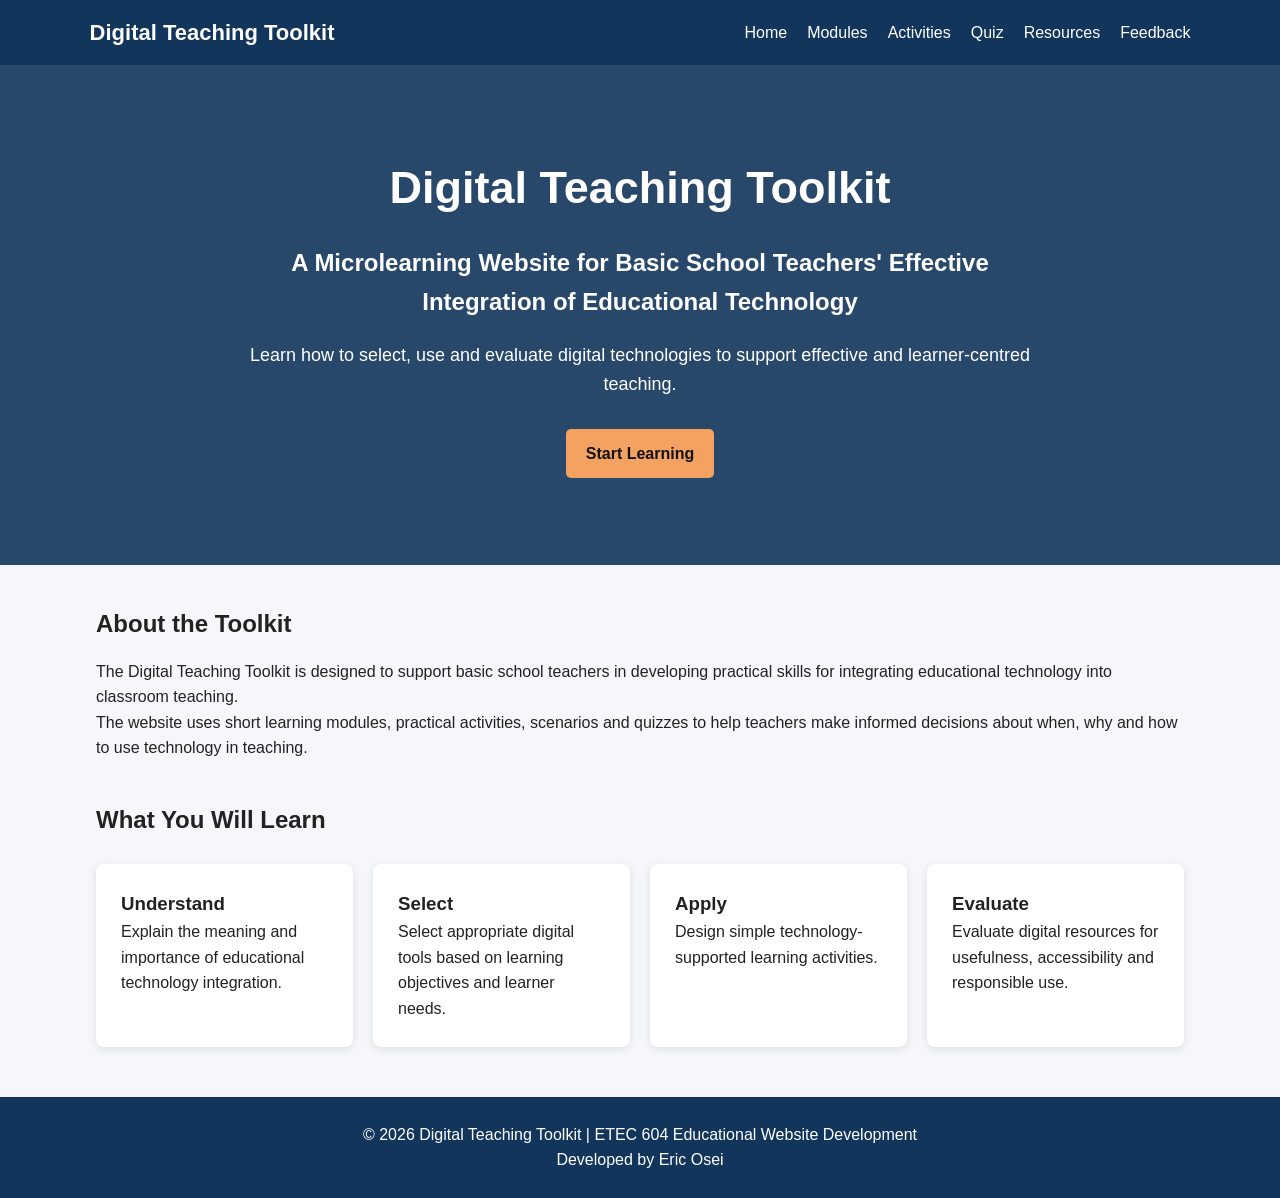
<file: index.html>
<!DOCTYPE html>
<html lang="en">
<head>
    <meta charset="UTF-8">
    <meta name="viewport" content="width=device-width, initial-scale=1.0">

    <title>Digital Teaching Toolkit</title>

    <link rel="stylesheet" href="css/style.css">
</head>

<body>

    <!-- Navigation -->
    <header>
        <nav class="navbar">

            <div class="logo">
                Digital Teaching Toolkit
            </div>

            <ul class="nav-links">
                <li><a href="index.html">Home</a></li>
                <li><a href="modules.html">Modules</a></li>
                <li><a href="activities.html">Activities</a></li>
                <li><a href="quiz.html">Quiz</a></li>
                <li><a href="resources.html">Resources</a></li>
                <li><a href="feedback.html">Feedback</a></li>
            </ul>

        </nav>
    </header>


    <!-- Hero Section -->
    <section class="hero">

        <div class="hero-content">

            <h1>
                Digital Teaching Toolkit
            </h1>

            <h2>
                A Microlearning Website for Basic School Teachers'
                Effective Integration of Educational Technology
            </h2>

            <p>
                Learn how to select, use and evaluate digital technologies
                to support effective and learner-centred teaching.
            </p>

            <a href="modules.html" class="btn">
                Start Learning
            </a>

        </div>

    </section>


    <!-- About Section -->
    <section class="container">

        <h2>About the Toolkit</h2>

        <p>
            The Digital Teaching Toolkit is designed to support basic school
            teachers in developing practical skills for integrating
            educational technology into classroom teaching.
        </p>

        <p>
            The website uses short learning modules, practical activities,
            scenarios and quizzes to help teachers make informed decisions
            about when, why and how to use technology in teaching.
        </p>

    </section>


    <!-- Learning Objectives -->
    <section class="container">

        <h2>What You Will Learn</h2>

        <div class="cards">

            <div class="card">
                <h3>Understand</h3>
                <p>
                    Explain the meaning and importance of educational
                    technology integration.
                </p>
            </div>

            <div class="card">
                <h3>Select</h3>
                <p>
                    Select appropriate digital tools based on learning
                    objectives and learner needs.
                </p>
            </div>

            <div class="card">
                <h3>Apply</h3>
                <p>
                    Design simple technology-supported learning activities.
                </p>
            </div>

            <div class="card">
                <h3>Evaluate</h3>
                <p>
                    Evaluate digital resources for usefulness,
                    accessibility and responsible use.
                </p>
            </div>

        </div>

    </section>


    <!-- Footer -->
    <footer>

        <p>
            © 2026 Digital Teaching Toolkit | ETEC 604 Educational Website Development
        </p>

        <p>
            Developed by Eric Osei
        </p>

    </footer>

</body>
</html>
</file>
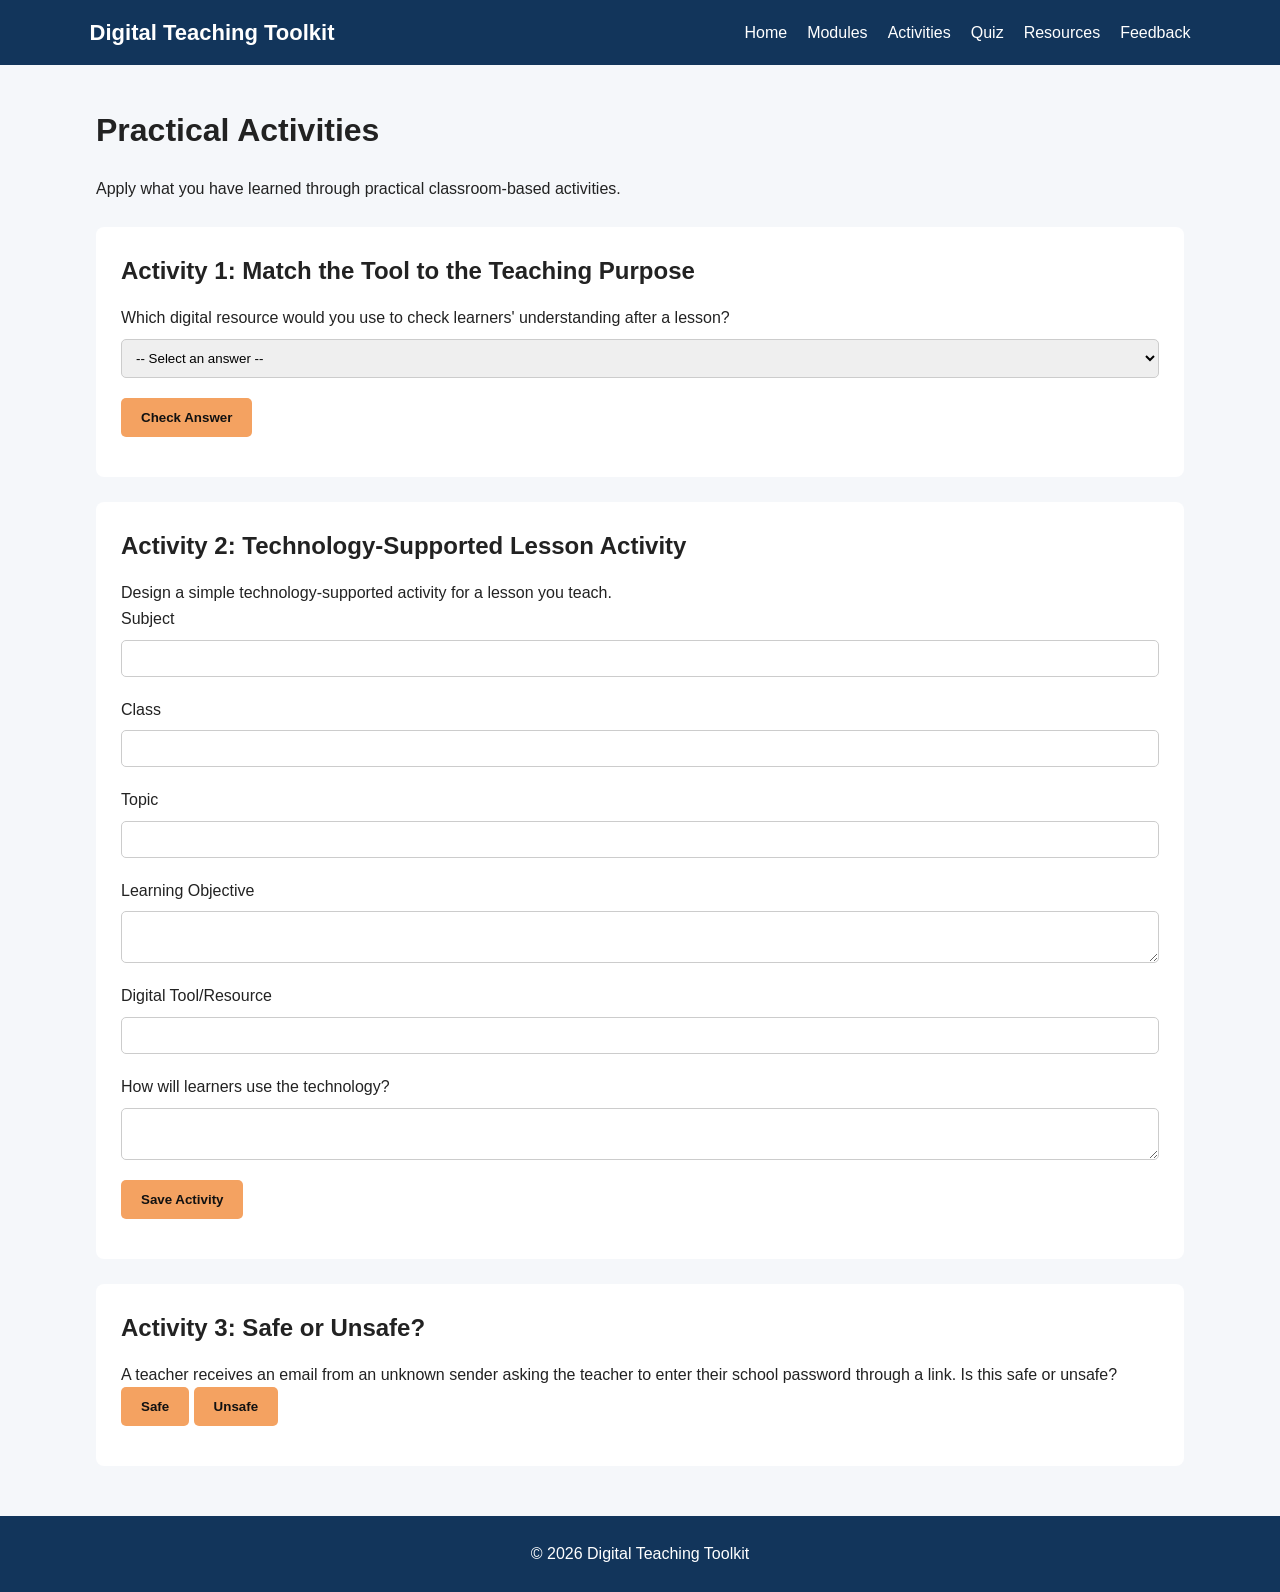
<file: activities.html>
<!DOCTYPE html>
<html lang="en">

<head>

    <meta charset="UTF-8">

    <meta name="viewport"
          content="width=device-width, initial-scale=1.0">

    <title>Practical Activities</title>

    <link rel="stylesheet" href="css/style.css">

</head>


<body>

<header>

<nav class="navbar">

<div class="logo">
Digital Teaching Toolkit
</div>

<ul class="nav-links">

<li><a href="index.html">Home</a></li>

<li><a href="modules.html">Modules</a></li>

<li><a href="activities.html">Activities</a></li>

<li><a href="quiz.html">Quiz</a></li>

<li><a href="resources.html">Resources</a></li>

<li><a href="feedback.html">Feedback</a></li>

</ul>

</nav>

</header>


<main class="container">

<h1>Practical Activities</h1>

<p>
Apply what you have learned through practical classroom-based activities.
</p>


<!-- Activity 1 -->

<section class="activity">

<h2>Activity 1: Match the Tool to the Teaching Purpose</h2>

<p>
Which digital resource would you use to check learners' understanding
after a lesson?
</p>

<select id="activity1">

<option value="">-- Select an answer --</option>

<option value="presentation">
Digital presentation
</option>

<option value="quiz">
Online quiz
</option>

<option value="image">
Image
</option>

<option value="video">
Video
</option>

</select>

<button onclick="checkActivity1()">
Check Answer
</button>

<p id="activity1-result"></p>

</section>


<!-- Activity 2 -->

<section class="activity">

<h2>Activity 2: Technology-Supported Lesson Activity</h2>

<p>
Design a simple technology-supported activity for a lesson you teach.
</p>

<label>Subject</label>

<input type="text" id="subject">


<label>Class</label>

<input type="text" id="class">


<label>Topic</label>

<input type="text" id="topic">


<label>Learning Objective</label>

<textarea id="objective"></textarea>


<label>Digital Tool/Resource</label>

<input type="text" id="tool">


<label>How will learners use the technology?</label>

<textarea id="learnerActivity"></textarea>


<button onclick="saveActivity()">
Save Activity
</button>

<p id="save-result"></p>

</section>


<!-- Activity 3 -->

<section class="activity">

<h2>Activity 3: Safe or Unsafe?</h2>

<p>

A teacher receives an email from an unknown sender asking the teacher
to enter their school password through a link.

Is this safe or unsafe?

</p>


<button onclick="safetyAnswer('safe')">
Safe
</button>

<button onclick="safetyAnswer('unsafe')">
Unsafe
</button>


<p id="safety-result"></p>

</section>

</main>


<footer>

<p>
© 2026 Digital Teaching Toolkit
</p>

</footer>


<script src="js/script.js"></script>

</body>

</html>
</file>
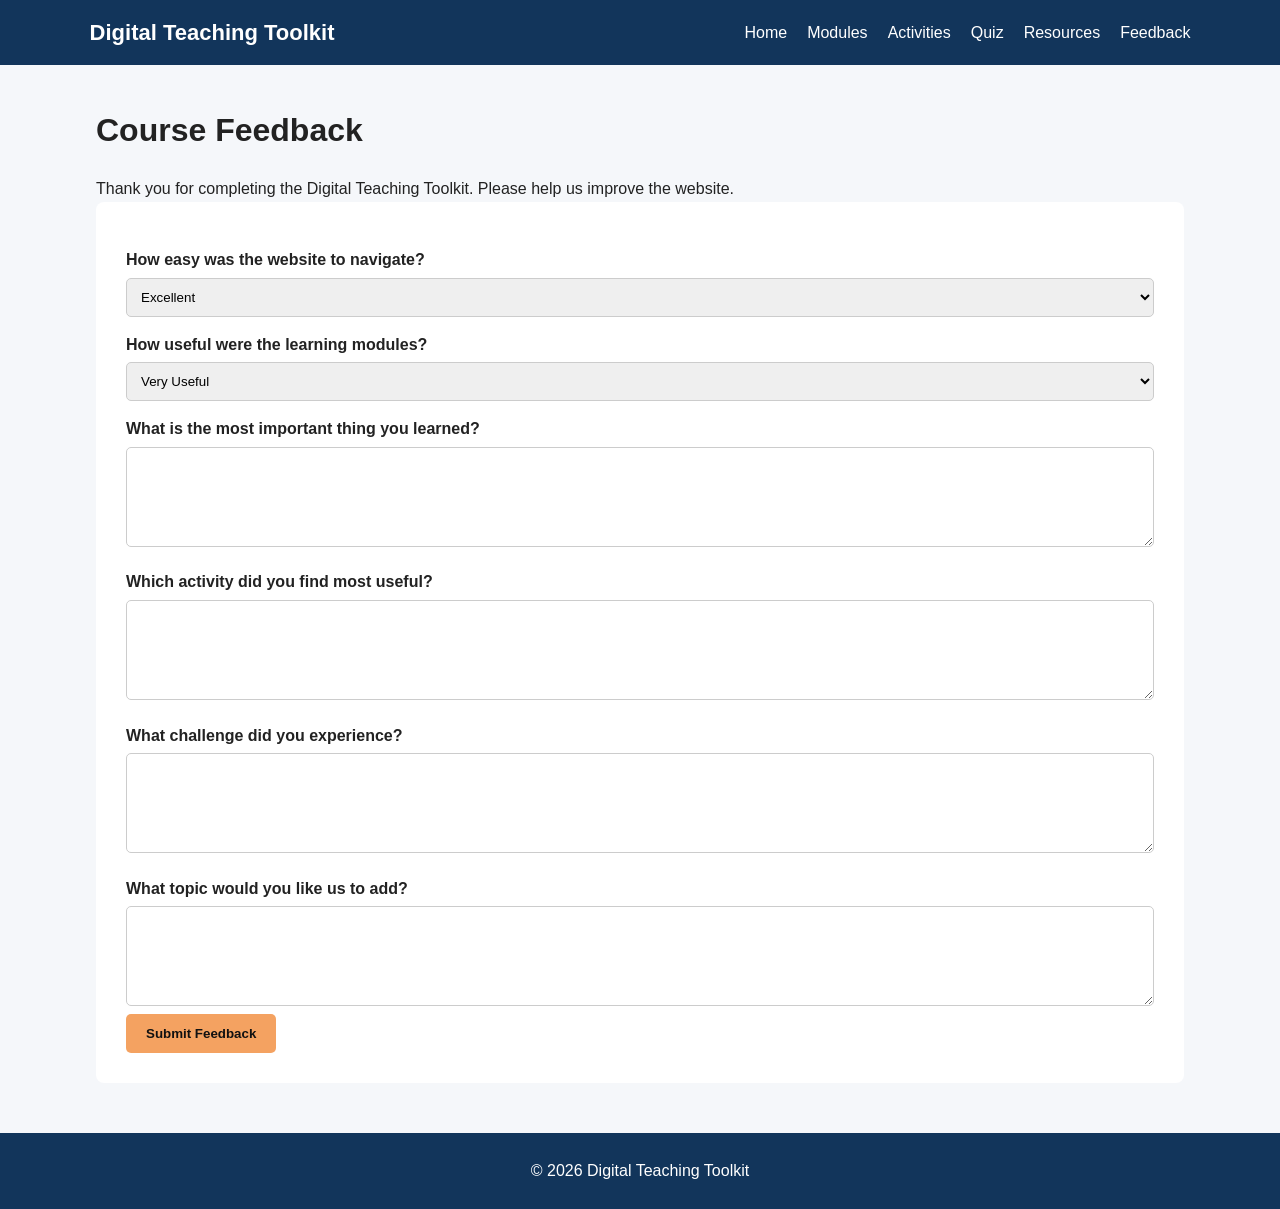
<file: feedback.html>
<!DOCTYPE html>
<html lang="en">

<head>

<meta charset="UTF-8">

<meta name="viewport"
      content="width=device-width, initial-scale=1.0">

<title>Course Feedback</title>

<link rel="stylesheet"
      href="css/style.css">

</head>


<body>

<header>

<nav class="navbar">

<div class="logo">
Digital Teaching Toolkit
</div>

<ul class="nav-links">

<li><a href="index.html">Home</a></li>

<li><a href="modules.html">Modules</a></li>

<li><a href="activities.html">Activities</a></li>

<li><a href="quiz.html">Quiz</a></li>

<li><a href="resources.html">Resources</a></li>

<li><a href="feedback.html">Feedback</a></li>

</ul>

</nav>

</header>


<main class="container">

<h1>Course Feedback</h1>

<p>
Thank you for completing the Digital Teaching Toolkit.
Please help us improve the website.
</p>


<form onsubmit="submitFeedback(event)">

<label>
How easy was the website to navigate?
</label>

<select id="navigation">

<option>Excellent</option>
<option>Good</option>
<option>Fair</option>
<option>Poor</option>

</select>


<label>
How useful were the learning modules?
</label>

<select id="usefulness">

<option>Very Useful</option>
<option>Useful</option>
<option>Somewhat Useful</option>
<option>Not Useful</option>

</select>


<label>
What is the most important thing you learned?
</label>

<textarea id="learning"></textarea>


<label>
Which activity did you find most useful?
</label>

<textarea id="activity"></textarea>


<label>
What challenge did you experience?
</label>

<textarea id="challenge"></textarea>


<label>
What topic would you like us to add?
</label>

<textarea id="suggestion"></textarea>


<button type="submit">
Submit Feedback
</button>

</form>


<p id="feedback-result"></p>

</main>


<footer>

<p>
© 2026 Digital Teaching Toolkit
</p>

</footer>


<script src="js/script.js"></script>

</body>

</html>
</file>
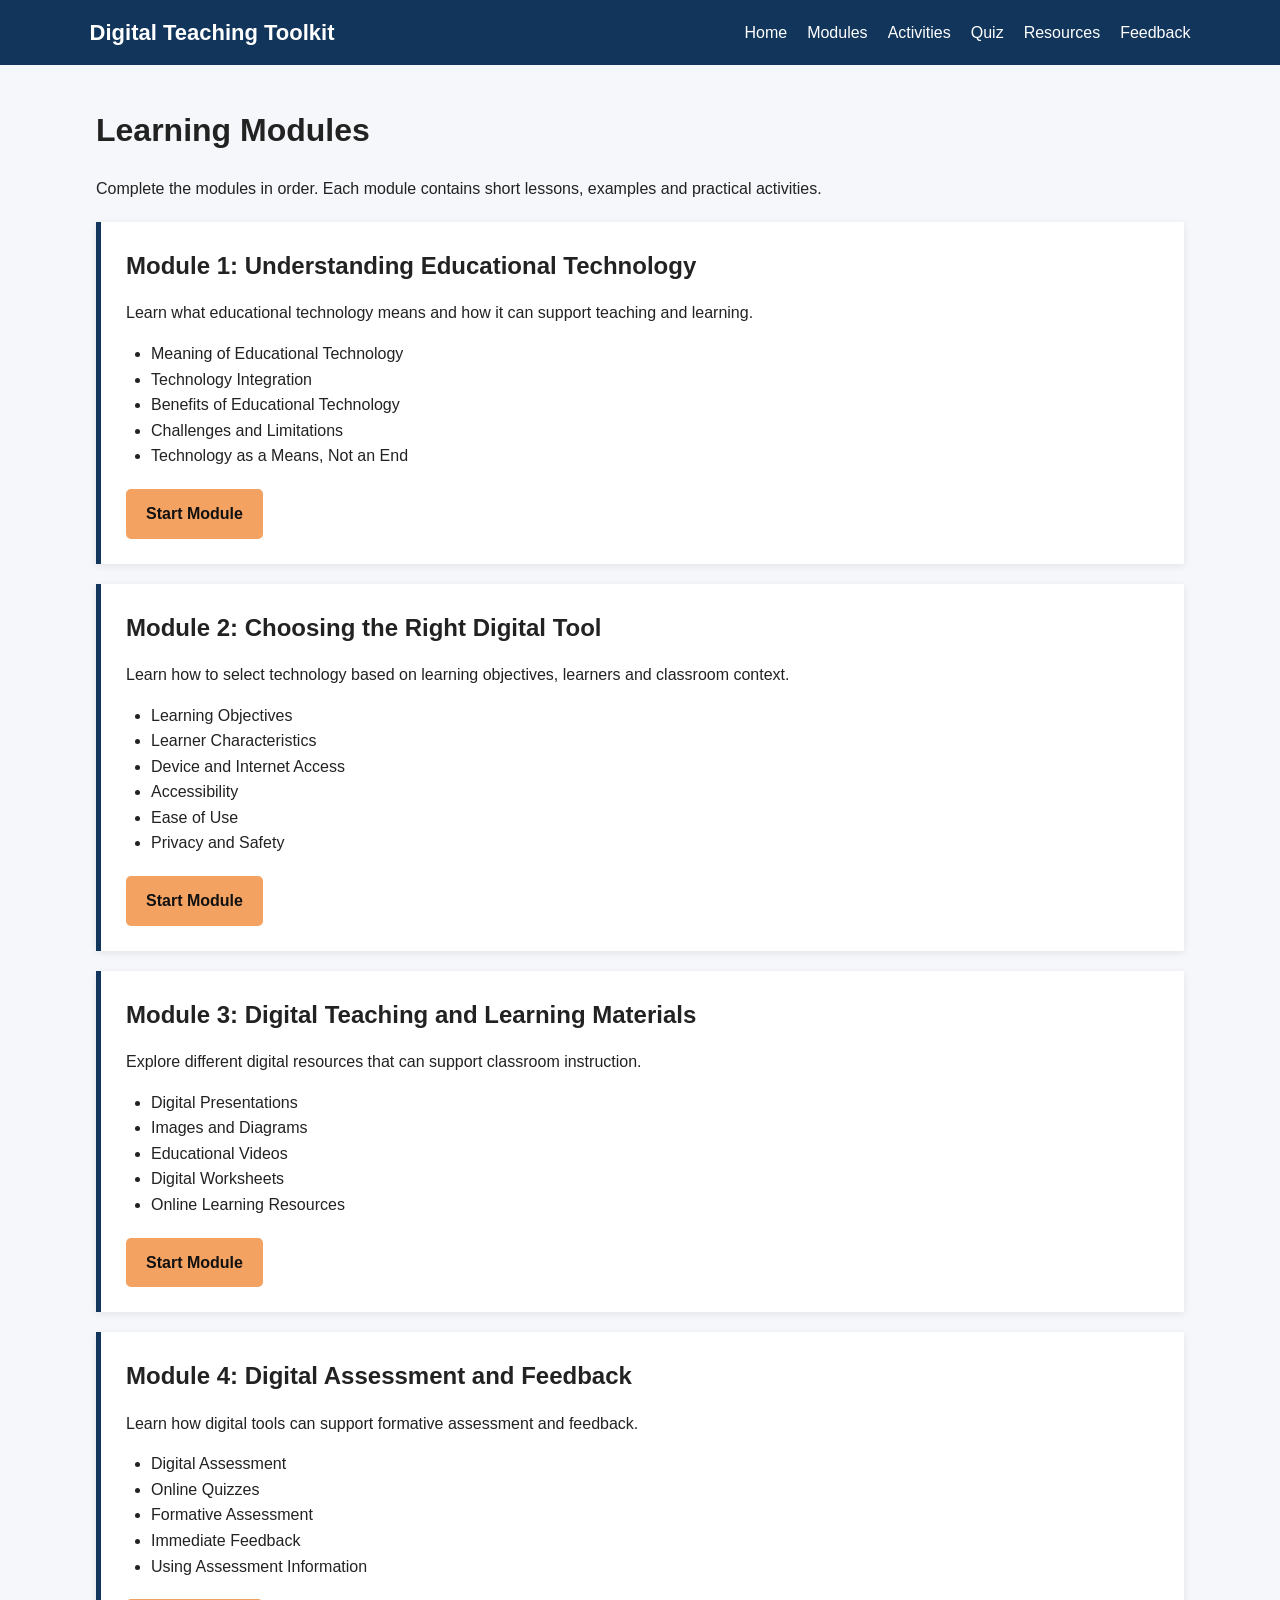
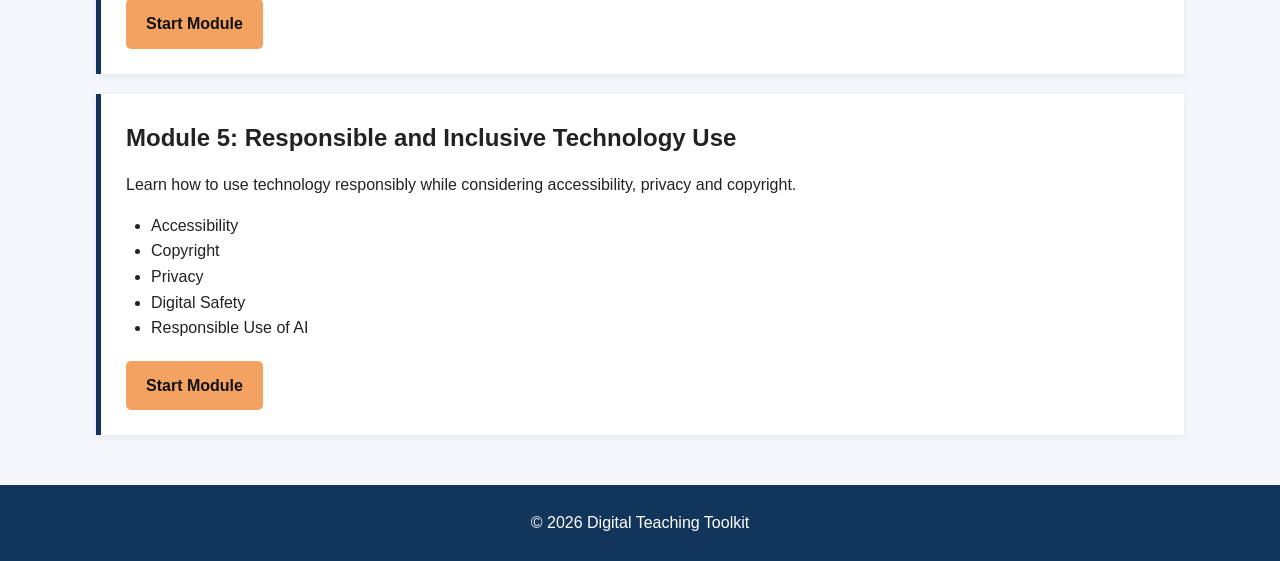
<file: modules.html>
<!DOCTYPE html>
<html lang="en">

<head>

    <meta charset="UTF-8">
    <meta name="viewport" content="width=device-width, initial-scale=1.0">

    <title>Learning Modules</title>

    <link rel="stylesheet" href="css/style.css">

</head>

<body>

<header>

    <nav class="navbar">

        <div class="logo">
            Digital Teaching Toolkit
        </div>

        <ul class="nav-links">

            <li><a href="index.html">Home</a></li>
            <li><a href="modules.html">Modules</a></li>
            <li><a href="activities.html">Activities</a></li>
            <li><a href="quiz.html">Quiz</a></li>
            <li><a href="resources.html">Resources</a></li>
            <li><a href="feedback.html">Feedback</a></li>

        </ul>

    </nav>

</header>


<main class="container">

    <h1>Learning Modules</h1>

    <p>
        Complete the modules in order. Each module contains short lessons,
        examples and practical activities.
    </p>


    <!-- Module 1 -->

    <div class="module-card">

        <h2>Module 1: Understanding Educational Technology</h2>

        <p>
            Learn what educational technology means and how it can support
            teaching and learning.
        </p>

        <ul>

            <li>Meaning of Educational Technology</li>

            <li>Technology Integration</li>

            <li>Benefits of Educational Technology</li>

            <li>Challenges and Limitations</li>

            <li>Technology as a Means, Not an End</li>

        </ul>

        <a href="#" class="btn">
            Start Module
        </a>

    </div>


    <!-- Module 2 -->

    <div class="module-card">

        <h2>Module 2: Choosing the Right Digital Tool</h2>

        <p>
            Learn how to select technology based on learning objectives,
            learners and classroom context.
        </p>

        <ul>

            <li>Learning Objectives</li>

            <li>Learner Characteristics</li>

            <li>Device and Internet Access</li>

            <li>Accessibility</li>

            <li>Ease of Use</li>

            <li>Privacy and Safety</li>

        </ul>

        <a href="#" class="btn">
            Start Module
        </a>

    </div>


    <!-- Module 3 -->

    <div class="module-card">

        <h2>Module 3: Digital Teaching and Learning Materials</h2>

        <p>
            Explore different digital resources that can support classroom
            instruction.
        </p>

        <ul>

            <li>Digital Presentations</li>

            <li>Images and Diagrams</li>

            <li>Educational Videos</li>

            <li>Digital Worksheets</li>

            <li>Online Learning Resources</li>

        </ul>

        <a href="#" class="btn">
            Start Module
        </a>

    </div>


    <!-- Module 4 -->

    <div class="module-card">

        <h2>Module 4: Digital Assessment and Feedback</h2>

        <p>
            Learn how digital tools can support formative assessment and
            feedback.
        </p>

        <ul>

            <li>Digital Assessment</li>

            <li>Online Quizzes</li>

            <li>Formative Assessment</li>

            <li>Immediate Feedback</li>

            <li>Using Assessment Information</li>

        </ul>

        <a href="#" class="btn">
            Start Module
        </a>

    </div>


    <!-- Module 5 -->

    <div class="module-card">

        <h2>Module 5: Responsible and Inclusive Technology Use</h2>

        <p>
            Learn how to use technology responsibly while considering
            accessibility, privacy and copyright.
        </p>

        <ul>

            <li>Accessibility</li>

            <li>Copyright</li>

            <li>Privacy</li>

            <li>Digital Safety</li>

            <li>Responsible Use of AI</li>

        </ul>

        <a href="#" class="btn">
            Start Module
        </a>

    </div>

</main>


<footer>

    <p>
        © 2026 Digital Teaching Toolkit
    </p>

</footer>

</body>

</html>
</file>
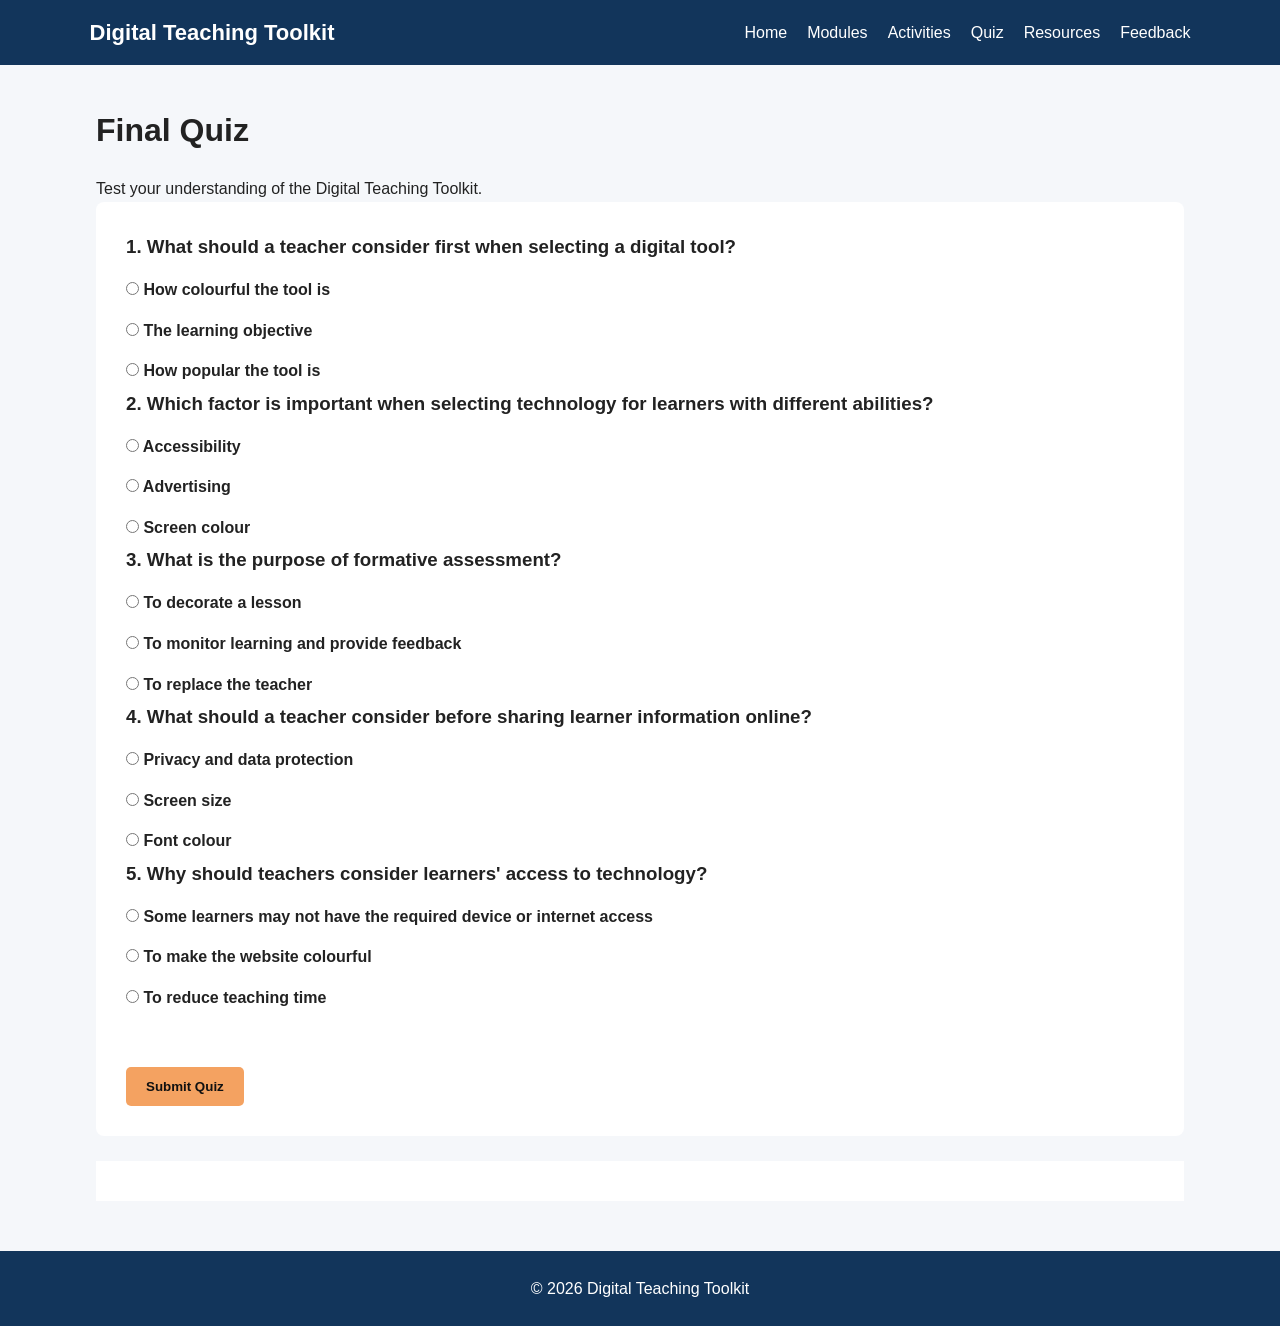
<file: quiz.html>
<!DOCTYPE html>
<html lang="en">

<head>

<meta charset="UTF-8">

<meta name="viewport"
      content="width=device-width, initial-scale=1.0">

<title>Final Quiz</title>

<link rel="stylesheet"
      href="css/style.css">

</head>


<body>

<header>

<nav class="navbar">

<div class="logo">
Digital Teaching Toolkit
</div>

<ul class="nav-links">

<li><a href="index.html">Home</a></li>

<li><a href="modules.html">Modules</a></li>

<li><a href="activities.html">Activities</a></li>

<li><a href="quiz.html">Quiz</a></li>

<li><a href="resources.html">Resources</a></li>

<li><a href="feedback.html">Feedback</a></li>

</ul>

</nav>

</header>


<main class="container">

<h1>Final Quiz</h1>

<p>
Test your understanding of the Digital Teaching Toolkit.
</p>


<form id="quizForm">


<h3>1. What should a teacher consider first when selecting a digital tool?</h3>

<label>
<input type="radio" name="q1" value="a">
How colourful the tool is
</label>

<label>
<input type="radio" name="q1" value="b">
The learning objective
</label>

<label>
<input type="radio" name="q1" value="c">
How popular the tool is
</label>


<h3>2. Which factor is important when selecting technology for learners with different abilities?</h3>

<label>
<input type="radio" name="q2" value="a">
Accessibility
</label>

<label>
<input type="radio" name="q2" value="b">
Advertising
</label>

<label>
<input type="radio" name="q2" value="c">
Screen colour
</label>


<h3>3. What is the purpose of formative assessment?</h3>

<label>
<input type="radio" name="q3" value="a">
To decorate a lesson
</label>

<label>
<input type="radio" name="q3" value="b">
To monitor learning and provide feedback
</label>

<label>
<input type="radio" name="q3" value="c">
To replace the teacher
</label>


<h3>4. What should a teacher consider before sharing learner information online?</h3>

<label>
<input type="radio" name="q4" value="a">
Privacy and data protection
</label>

<label>
<input type="radio" name="q4" value="b">
Screen size
</label>

<label>
<input type="radio" name="q4" value="c">
Font colour
</label>


<h3>5. Why should teachers consider learners' access to technology?</h3>

<label>
<input type="radio" name="q5" value="a">
Some learners may not have the required device or internet access
</label>

<label>
<input type="radio" name="q5" value="b">
To make the website colourful
</label>

<label>
<input type="radio" name="q5" value="c">
To reduce teaching time
</label>


<br><br>

<button type="button" onclick="calculateScore()">
Submit Quiz
</button>

</form>


<div id="quiz-result"></div>

</main>


<footer>

<p>
© 2026 Digital Teaching Toolkit
</p>

</footer>


<script src="js/script.js"></script>

</body>

</html>
</file>
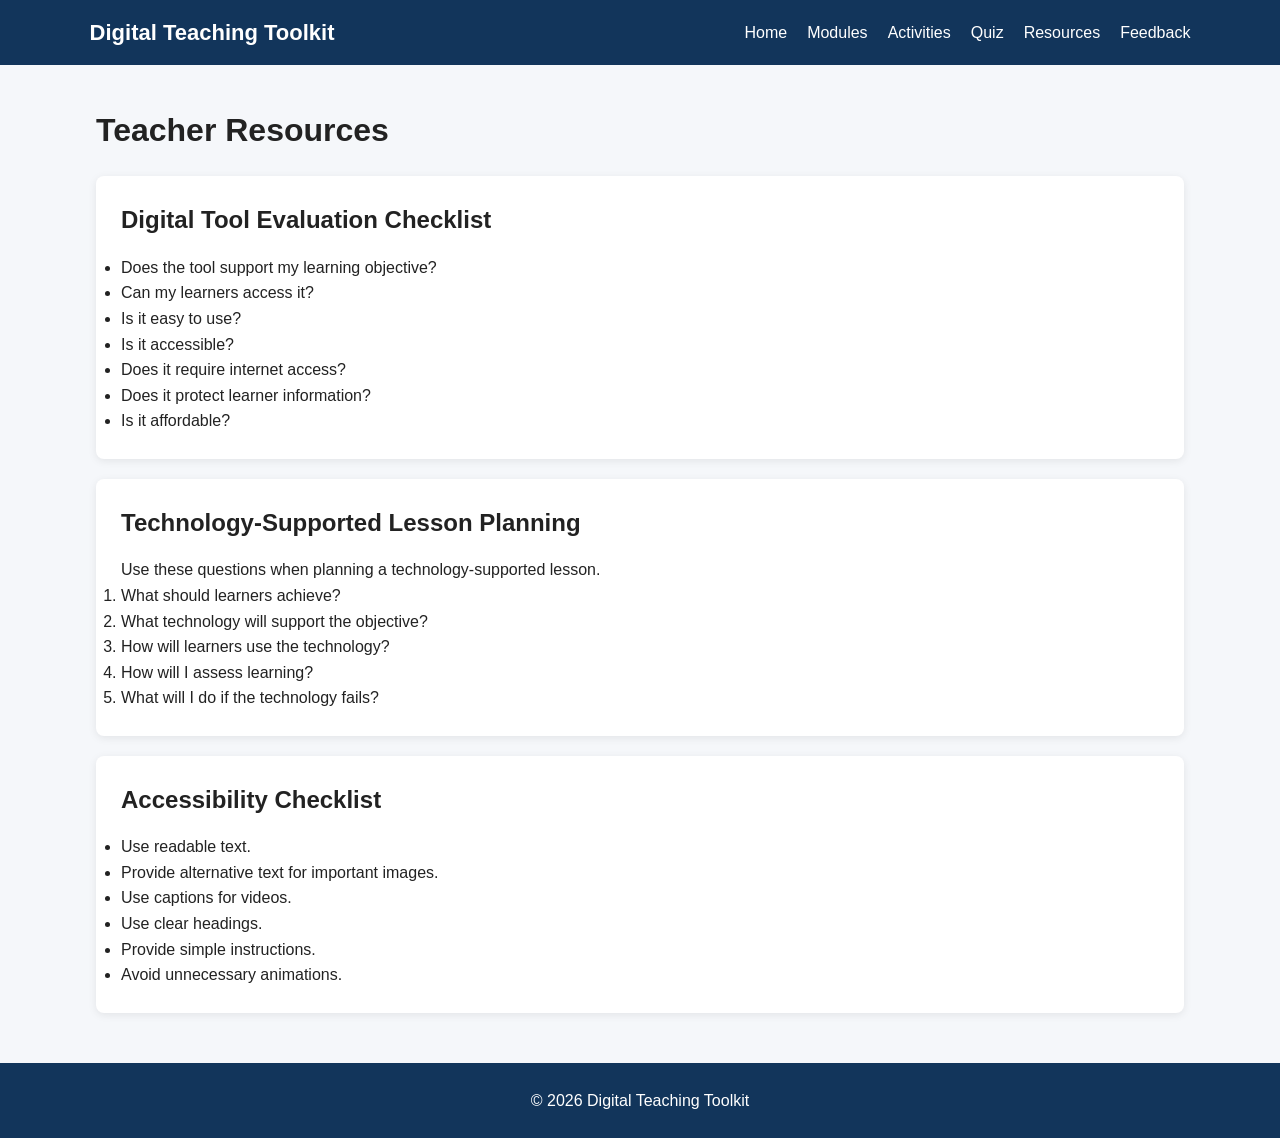
<file: resources.html>
<!DOCTYPE html>
<html lang="en">

<head>

<meta charset="UTF-8">

<meta name="viewport"
      content="width=device-width, initial-scale=1.0">

<title>Resources</title>

<link rel="stylesheet"
      href="css/style.css">

</head>


<body>

<header>

<nav class="navbar">

<div class="logo">
Digital Teaching Toolkit
</div>

<ul class="nav-links">

<li><a href="index.html">Home</a></li>

<li><a href="modules.html">Modules</a></li>

<li><a href="activities.html">Activities</a></li>

<li><a href="quiz.html">Quiz</a></li>

<li><a href="resources.html">Resources</a></li>

<li><a href="feedback.html">Feedback</a></li>

</ul>

</nav>

</header>


<main class="container">

<h1>Teacher Resources</h1>

<div class="resource-card">

<h2>Digital Tool Evaluation Checklist</h2>

<ul>

<li>Does the tool support my learning objective?</li>

<li>Can my learners access it?</li>

<li>Is it easy to use?</li>

<li>Is it accessible?</li>

<li>Does it require internet access?</li>

<li>Does it protect learner information?</li>

<li>Is it affordable?</li>

</ul>

</div>


<div class="resource-card">

<h2>Technology-Supported Lesson Planning</h2>

<p>
Use these questions when planning a technology-supported lesson.
</p>

<ol>

<li>What should learners achieve?</li>

<li>What technology will support the objective?</li>

<li>How will learners use the technology?</li>

<li>How will I assess learning?</li>

<li>What will I do if the technology fails?</li>

</ol>

</div>


<div class="resource-card">

<h2>Accessibility Checklist</h2>

<ul>

<li>Use readable text.</li>

<li>Provide alternative text for important images.</li>

<li>Use captions for videos.</li>

<li>Use clear headings.</li>

<li>Provide simple instructions.</li>

<li>Avoid unnecessary animations.</li>

</ul>

</div>

</main>


<footer>

<p>
© 2026 Digital Teaching Toolkit
</p>

</footer>


</body>

</html>
</file>
<file: css/style.css>
* {
    margin: 0;
    padding: 0;
    box-sizing: border-box;
}


body {
    font-family: Arial, sans-serif;
    line-height: 1.6;
    background-color: #f5f7fa;
    color: #222;
}


/* Navigation */

.navbar {
    display: flex;
    justify-content: space-between;
    align-items: center;

    padding: 15px 7%;

    background-color: #12355b;
}


.logo {
    color: white;
    font-size: 22px;
    font-weight: bold;
}


.nav-links {
    display: flex;
    list-style: none;
    gap: 20px;
}


.nav-links a {
    color: white;
    text-decoration: none;
}


.nav-links a:hover {
    text-decoration: underline;
}


/* Hero */

.hero {
    min-height: 500px;

    display: flex;
    align-items: center;
    justify-content: center;

    text-align: center;

    padding: 50px 20px;

    background: linear-gradient(
        rgba(18, 53, 91, 0.9),
        rgba(18, 53, 91, 0.9)
    );

    color: white;
}


.hero-content {
    max-width: 800px;
}


.hero h1 {
    font-size: 45px;
    margin-bottom: 20px;
}


.hero h2 {
    margin-bottom: 20px;
}


.hero p {
    font-size: 18px;
    margin-bottom: 30px;
}


/* Buttons */

.btn,
button {
    display: inline-block;

    padding: 12px 20px;

    background-color: #f4a261;

    color: #111;

    border: none;

    border-radius: 5px;

    text-decoration: none;

    cursor: pointer;

    font-weight: bold;
}


.btn:hover,
button:hover {
    opacity: 0.85;
}


/* General container */

.container {
    width: 85%;

    max-width: 1100px;

    margin: 40px auto;
}


.container h1 {
    margin-bottom: 20px;
}


.container h2 {
    margin-bottom: 15px;
}


/* Cards */

.cards {
    display: grid;

    grid-template-columns:
        repeat(auto-fit, minmax(220px, 1fr));

    gap: 20px;

    margin-top: 25px;
}


.card {
    background-color: white;

    padding: 25px;

    border-radius: 8px;

    box-shadow: 0 2px 8px rgba(0,0,0,0.1);
}


/* Module Cards */

.module-card {
    background-color: white;

    padding: 25px;

    margin: 20px 0;

    border-left: 5px solid #12355b;

    box-shadow: 0 2px 8px rgba(0,0,0,0.08);
}


.module-card ul {
    margin: 15px 0 20px 25px;
}


/* Activities */

.activity {
    background-color: white;

    padding: 25px;

    margin: 25px 0;

    border-radius: 8px;
}


.activity input,
.activity textarea,
.activity select {
    display: block;

    width: 100%;

    padding: 10px;

    margin: 8px 0 20px;

    border: 1px solid #ccc;

    border-radius: 5px;
}


/* Forms */

form {
    background-color: white;

    padding: 30px;

    border-radius: 8px;
}


form label {
    display: block;

    margin: 15px 0 5px;

    font-weight: bold;
}


form input,
form textarea,
form select {
    width: 100%;

    padding: 10px;

    border: 1px solid #ccc;

    border-radius: 5px;
}


form textarea {
    min-height: 100px;
}


form input[type="radio"] {
    width: auto;
}


#quiz-result {
    margin-top: 25px;

    padding: 20px;

    font-size: 20px;

    font-weight: bold;

    background-color: white;
}


#feedback-result,
#save-result,
#safety-result,
#activity1-result {
    margin-top: 15px;

    font-weight: bold;
}


/* Resources */

.resource-card {
    background-color: white;

    padding: 25px;

    margin: 20px 0;

    border-radius: 8px;

    box-shadow: 0 2px 8px rgba(0,0,0,0.08);
}


/* Footer */

footer {
    margin-top: 50px;

    padding: 25px;

    background-color: #12355b;

    color: white;

    text-align: center;
}


/* Mobile */

@media (max-width: 768px) {

    .navbar {
        flex-direction: column;

        gap: 15px;
    }


    .nav-links {
        flex-direction: column;

        text-align: center;

        gap: 10px;
    }


    .hero h1 {
        font-size: 32px;
    }


    .container {
        width: 92%;
    }

}
</file>
